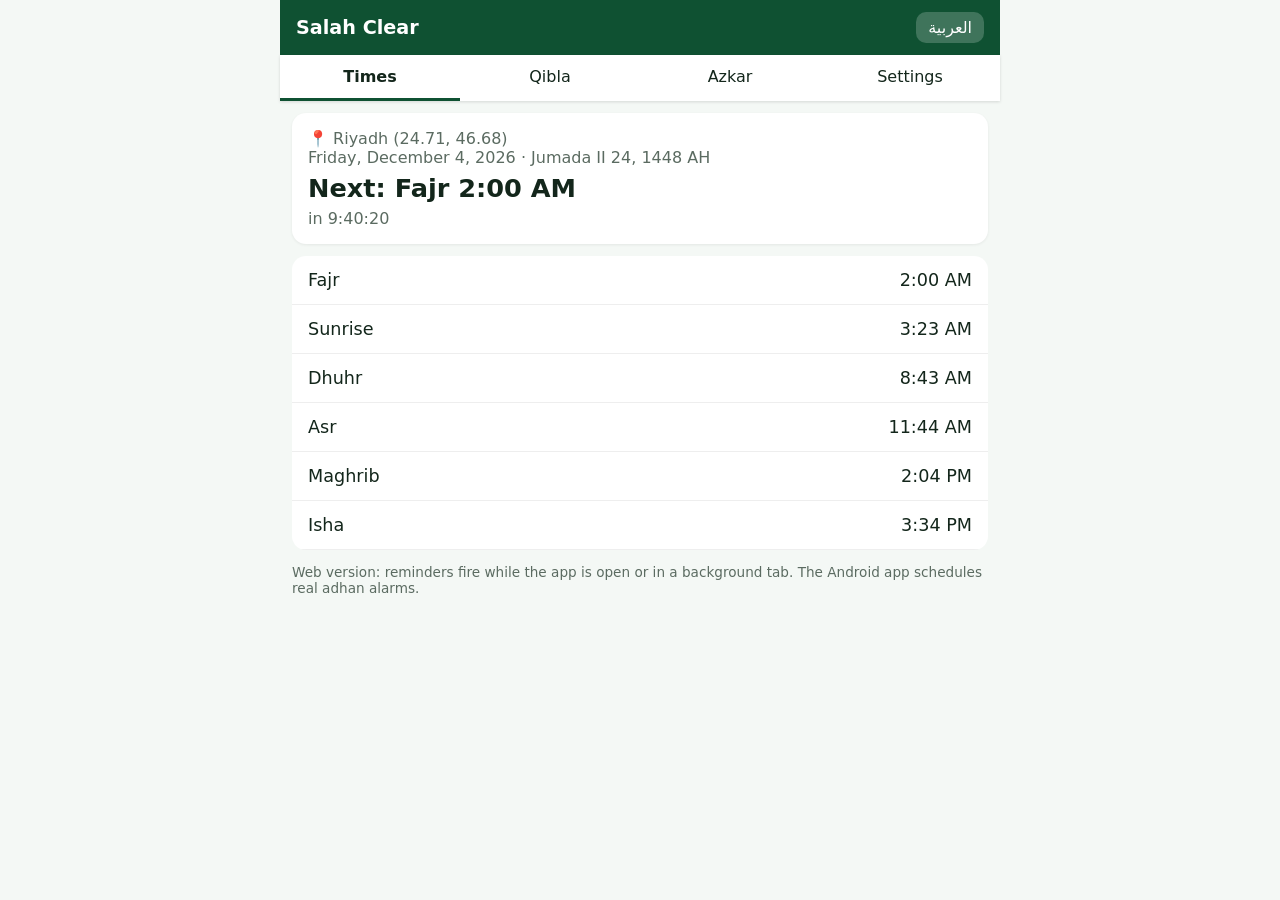
<file: index.html>
<!doctype html><html lang="en" dir="ltr"><head><meta charset="utf-8"><meta name="viewport" content="width=device-width,initial-scale=1">
<title>Salah Clear — Prayer Times, Qibla, Azkar (no ads)</title><meta name="description" content="Ad-free prayer times, Qibla compass and morning/evening azkar. Works offline, no tracking. Arabic & English.">
<link rel="manifest" href="manifest.webmanifest"><meta name="theme-color" content="#0f5132"><link rel="icon" href="icon.svg"><link rel="apple-touch-icon" href="icon-192.png">
<link rel="stylesheet" href="style.css"></head><body>
<header><h1 id="appname">Salah Clear</h1><button id="langBtn" class="pill">العربية</button></header>
<nav><button data-tab="times" class="on" data-i="times">Times</button><button data-tab="qibla" data-i="qibla">Qibla</button><button data-tab="azkar" data-i="azkar">Azkar</button><button data-tab="settings" data-i="settings">Settings</button></nav>
<main>
<section id="times" class="tab on"><div class="card"><div id="place" class="muted"></div><div id="dates" class="muted"></div><div id="next" class="big"></div><div id="count" class="muted"></div></div><table id="ptable"></table><p class="muted small" id="notifNote"></p></section>
<section id="qibla" class="tab"><div class="card center"><div id="compass"><div id="dial"><span class="n">N</span><div id="needle"></div><div id="kaaba">🕋</div></div></div><p id="qdeg" class="big"></p><p id="qhint" class="muted small"></p><button id="qStart" class="btn" data-i="startCompass">Start compass</button></div></section>
<section id="azkar" class="tab"><div class="seg"><button data-az="morning" class="on" data-i="morning">Morning</button><button data-az="evening" data-i="evening">Evening</button></div><div id="azlist"></div><p class="muted small" data-i="azSrc"></p></section>
<section id="settings" class="tab"><div class="card">
<label><span data-i="location">Location</span><button id="gps" class="btn" data-i="useGps">Use my location</button></label>
<label><span data-i="city">Or pick a city</span><select id="city"></select></label>
<label><span data-i="method">Calculation method</span><select id="method"></select></label>
<label><span data-i="madhab">Asr (madhab)</span><select id="madhab"><option value="Shafi" data-i="shafi">Standard (Shafi'i, Maliki, Hanbali)</option><option value="Hanafi" data-i="hanafi">Hanafi</option></select></label>
<label><span data-i="clock">Clock</span><select id="h24"><option value="0">12h</option><option value="1">24h</option></select></label>
<label><span data-i="theme">Theme</span><select id="theme"><option value="green" data-i="green">Green</option><option value="night" data-i="night">Night</option><option value="sand" data-i="sand">Sand (supporters)</option></select></label>
<label><span data-i="notif">Prayer notifications</span><button id="notifBtn" class="btn" data-i="enable">Enable</button></label>
</div><div class="card"><h3 data-i="support">Support Salah Clear</h3><p data-i="supportTxt">Everything is free with no ads. If it helps you, a one-time $2.99 supporter unlock says thanks and unlocks extra themes.</p><a id="supportLink" class="btn" target="_blank" rel="noopener" data-i="supportBtn">Become a supporter</a></div>
<p class="small"><a href="privacy.html" data-i="privacy">Privacy policy</a> · <span data-i="noTrack">No ads, no tracking, no account. Everything stays on your device.</span></p></section>
</main><script src="adhan.js"></script><script src="cities.js"></script><script src="azkar.js"></script><script src="app.js"></script></body></html>
</file>
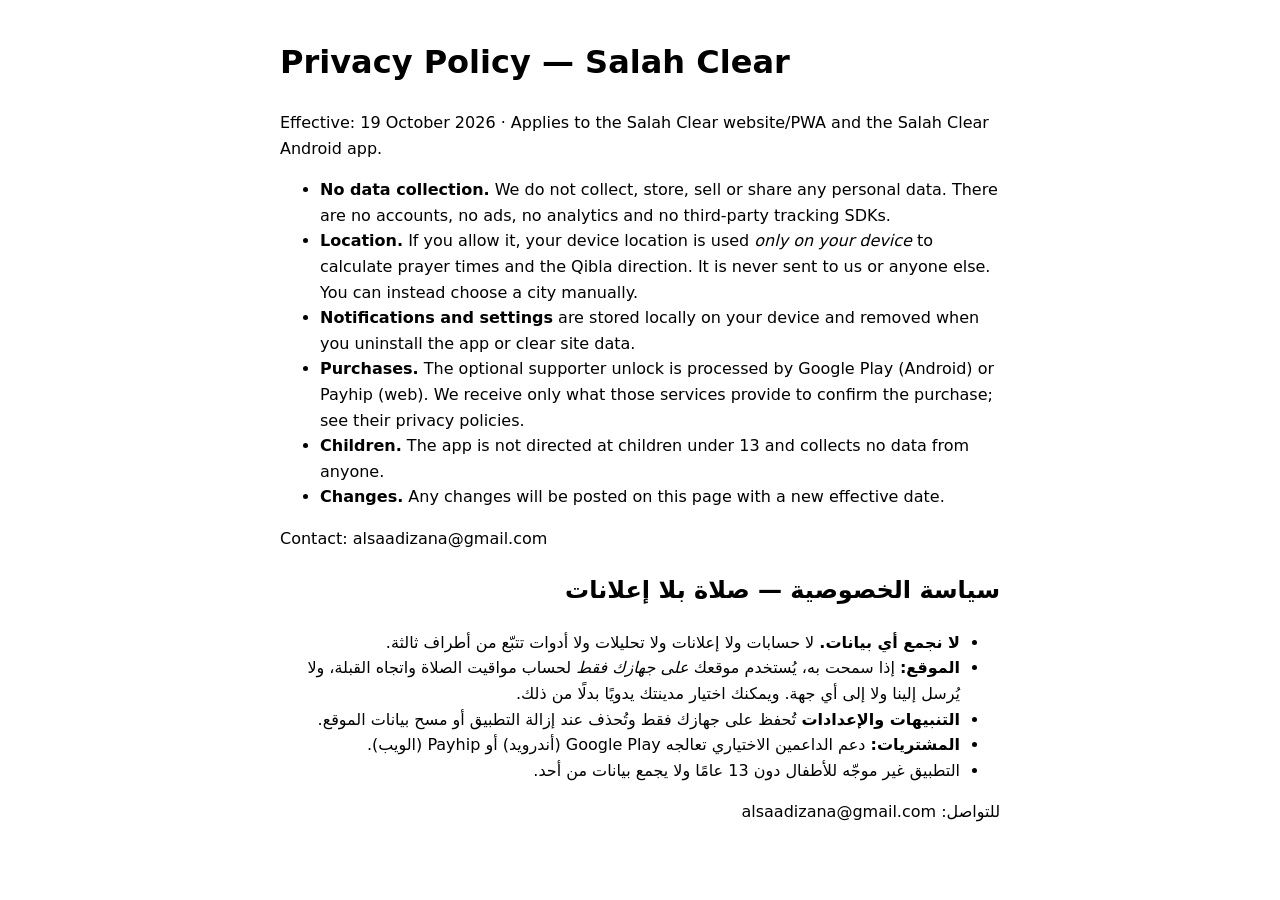
<file: privacy.html>
<!doctype html><html lang="en"><head><meta charset="utf-8"><meta name="viewport" content="width=device-width,initial-scale=1"><title>Salah Clear — Privacy Policy</title><style>body{font-family:system-ui,Tahoma,sans-serif;max-width:720px;margin:auto;padding:16px;line-height:1.6}[dir=rtl]{text-align:right}</style></head><body>
<h1>Privacy Policy — Salah Clear</h1><p>Effective: 19 October 2026 · Applies to the Salah Clear website/PWA and the Salah Clear Android app.</p>
<ul><li><b>No data collection.</b> We do not collect, store, sell or share any personal data. There are no accounts, no ads, no analytics and no third-party tracking SDKs.</li>
<li><b>Location.</b> If you allow it, your device location is used <i>only on your device</i> to calculate prayer times and the Qibla direction. It is never sent to us or anyone else. You can instead choose a city manually.</li>
<li><b>Notifications and settings</b> are stored locally on your device and removed when you uninstall the app or clear site data.</li>
<li><b>Purchases.</b> The optional supporter unlock is processed by Google Play (Android) or Payhip (web). We receive only what those services provide to confirm the purchase; see their privacy policies.</li>
<li><b>Children.</b> The app is not directed at children under 13 and collects no data from anyone.</li>
<li><b>Changes.</b> Any changes will be posted on this page with a new effective date.</li></ul>
<p>Contact: alsaadizana@gmail.com</p>
<div dir="rtl" lang="ar"><h2>سياسة الخصوصية — صلاة بلا إعلانات</h2><ul><li><b>لا نجمع أي بيانات.</b> لا حسابات ولا إعلانات ولا تحليلات ولا أدوات تتبّع من أطراف ثالثة.</li><li><b>الموقع:</b> إذا سمحت به، يُستخدم موقعك <i>على جهازك فقط</i> لحساب مواقيت الصلاة واتجاه القبلة، ولا يُرسل إلينا ولا إلى أي جهة. ويمكنك اختيار مدينتك يدويًا بدلًا من ذلك.</li><li><b>التنبيهات والإعدادات</b> تُحفظ على جهازك فقط وتُحذف عند إزالة التطبيق أو مسح بيانات الموقع.</li><li><b>المشتريات:</b> دعم الداعمين الاختياري تعالجه Google Play (أندرويد) أو Payhip (الويب).</li><li>التطبيق غير موجّه للأطفال دون 13 عامًا ولا يجمع بيانات من أحد.</li></ul><p>للتواصل: alsaadizana@gmail.com</p></div></body></html>
</file>
<file: style.css>
:root{--bg:#f4f8f5;--fg:#13261b;--card:#fff;--acc:#0f5132;--mut:#5b6b61}
body.night{--bg:#0d1512;--fg:#e8f1ec;--card:#16221c;--acc:#5fd39a;--mut:#9ab0a3}
body.sand{--bg:#f7f0e3;--fg:#3a2c17;--card:#fffaf0;--acc:#8a5a14;--mut:#7a6a52}
*{box-sizing:border-box}body{margin:0;font-family:system-ui,"Segoe UI",Tahoma,"Noto Naskh Arabic",sans-serif;background:var(--bg);color:var(--fg);max-width:720px;margin:auto;padding-bottom:40px}
header{display:flex;justify-content:space-between;align-items:center;padding:12px 16px;background:var(--acc);color:#fff}h1{font-size:1.2rem;margin:0}
nav{display:flex;position:sticky;top:0;background:var(--card);box-shadow:0 1px 3px #0002;z-index:2}nav button,.seg button{flex:1;padding:12px 4px;border:0;background:none;color:var(--fg);font:inherit;cursor:pointer;border-bottom:3px solid transparent}nav button.on,.seg button.on{border-color:var(--acc);font-weight:700}
main{padding:12px}.tab{display:none}.tab.on{display:block}.card{background:var(--card);border-radius:14px;padding:16px;margin-bottom:12px;box-shadow:0 1px 3px #0001}
.big{font-size:1.6rem;font-weight:700;margin:6px 0}.muted{color:var(--mut)}.small{font-size:.85rem}.center{text-align:center}
table{width:100%;border-collapse:collapse;background:var(--card);border-radius:14px;overflow:hidden}td{padding:14px 16px;border-bottom:1px solid #0001;font-size:1.1rem}td:last-child{text-align:end;font-variant-numeric:tabular-nums}tr.nx{background:color-mix(in srgb,var(--acc) 15%,transparent);font-weight:700}
.btn,.pill{display:inline-block;padding:10px 14px;border-radius:10px;border:0;background:var(--acc);color:#fff;font:inherit;text-decoration:none;cursor:pointer}.pill{background:#fff3;padding:6px 12px}
label{display:flex;justify-content:space-between;align-items:center;gap:10px;padding:10px 0;border-bottom:1px solid #0001;flex-wrap:wrap}select{padding:8px;border-radius:8px;font:inherit;max-width:100%}
#compass{display:flex;justify-content:center;margin:10px}#dial{position:relative;width:240px;height:240px;border-radius:50%;border:6px solid var(--acc);transition:transform .2s}#dial .n{position:absolute;top:6px;left:50%;transform:translateX(-50%);font-weight:700;color:#c00}
#needle{position:absolute;left:50%;top:50%;width:4px;height:105px;background:var(--acc);transform-origin:50% 100%;margin-left:-2px;margin-top:-105px;border-radius:2px}#kaaba{position:absolute;left:50%;top:50%;font-size:28px;transform-origin:0 0}
.seg{display:flex;background:var(--card);border-radius:12px;margin-bottom:12px}.z{background:var(--card);border-radius:14px;padding:16px;margin-bottom:10px;cursor:pointer;user-select:none}.z .ar{font-family:"Amiri","Noto Naskh Arabic","Traditional Arabic",serif;font-size:1.35rem;line-height:2.1;direction:rtl;text-align:right}.z .cnt{float:inline-end;background:var(--acc);color:#fff;border-radius:20px;padding:4px 12px;font-weight:700}.z.done{opacity:.45}
</file>
